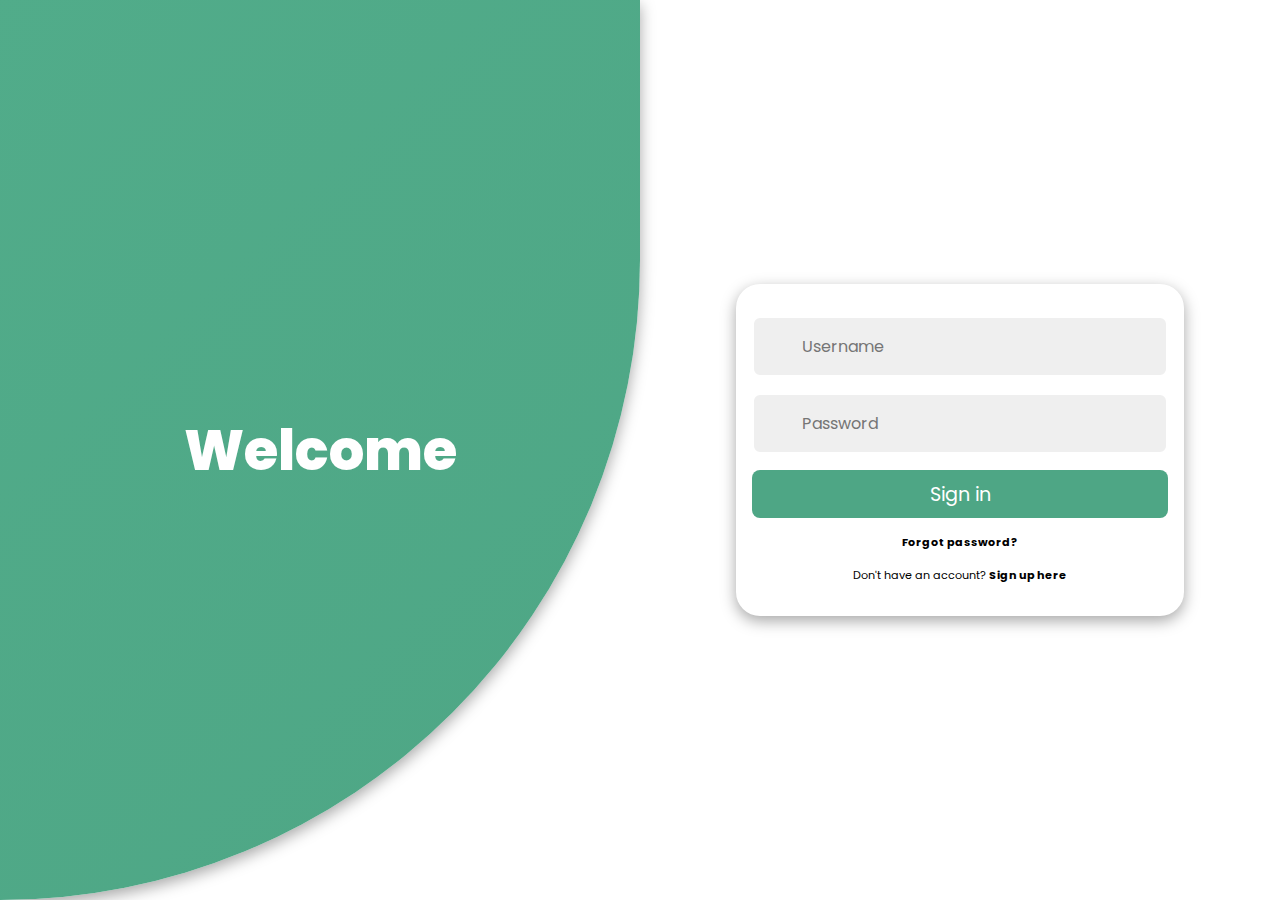
<file: index.html>
<!DOCTYPE html>
<html lang="en">
<head>
    <meta charset="UTF-8">
    <meta name="viewport" content="width=device-width, initial-scale=1.0">
    <title>Login Page</title>
    <link rel="stylesheet" href="login.css">
    <link href='https://fonts.googleapis.com/css2?family=Poppins:wght@200;300;400;500;600&display=swap' rel='stylesheet'>
</head>
<body>
    <div id="container" class="container">
        <!-- FORM SECTION -->
        <div class="row">
            <!-- SIGN UP -->
            <div class="col align-items-center flex-col sign-up">
                <div class="form-wrapper align-items-center">
                    <div class="form sign-up">
                        <div class="input-group">
                            <i class='bx bxs-user'></i>
                            <input type="text" placeholder="Username">
                        </div>
                        <div class="input-group">
                            <i class='bx bx-mail-send'></i>
                            <input type="email" placeholder="Email">
                        </div>
                        <div class="input-group">
                            <i class='bx bxs-lock-alt'></i>
                            <input type="password" placeholder="Password">
                        </div>
                        <div class="input-group">
                            <i class='bx bxs-lock-alt'></i>
                            <input type="password" placeholder="Confirm password">
                        </div>
                        <button>Sign up</button>
                        <p>
                            <span>Already have an account?</span>
                            <b onclick="toggle()" class="pointer">Sign in here</b>
                        </p>
                    </div>
                </div>
            </div>
            <!-- END SIGN UP -->
            
            <!-- SIGN IN -->
            <div class="col align-items-center flex-col sign-in">
                <div class="form-wrapper align-items-center">
                    <div class="form sign-in">
                        <div class="input-group">
                            <i class='bx bxs-user'></i>
                            <input type="text" placeholder="Username">
                        </div>
                        <div class="input-group">
                            <i class='bx bxs-lock-alt'></i>
                            <input type="password" placeholder="Password">
                        </div>
                        <button onclick="redirectToHome()">Sign in</button>
                        <p>
                            <b>Forgot password?</b>
                        </p>
                        <p>
                            <span>Don't have an account?</span>
                            <b onclick="toggle()" class="pointer">Sign up here</b>
                        </p>
                    </div>
                </div>
            </div>
            <!-- END SIGN IN -->
        </div>

        <!-- CONTENT SECTION -->
        <div class="row content-row">
            <div class="col align-items-center flex-col">
                <div class="text sign-in">
                    <h2>Welcome</h2>
                </div>
            </div>

            <div class="col align-items-center flex-col">
                <div class="text sign-up">
                    <h2>Join with us</h2>
                </div>
            </div>
        </div>
    </div>

    <script src="login.js"></script>
</body>
</html>
</file>
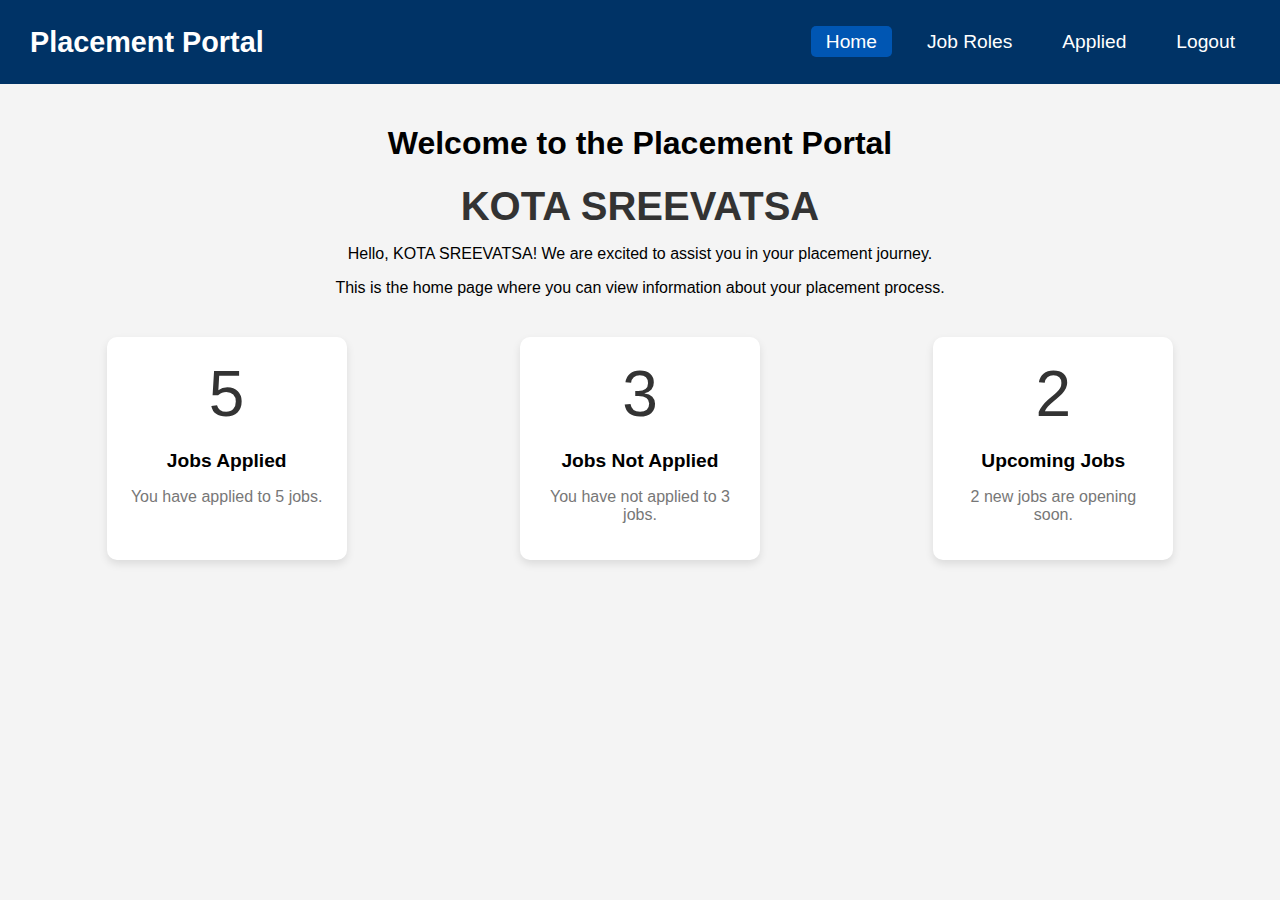
<file: home.html>
<!DOCTYPE html>
<html lang="en">
<head>
    <meta charset="UTF-8">
    <meta name="viewport" content="width=device-width, initial-scale=1.0">
    <title>Placement Portal - Home</title>
    <link rel="stylesheet" href="home.css">
</head>
<body>

    <!-- Navbar (Same as jobroles and applied pages) -->
    <nav class="navbar">
        <div class="logo">
            <span>Placement Portal</span>
        </div>
        <ul class="nav-links">
            <li><a href="home.html" class="active">Home</a></li>
            <li><a href="jobroles.html">Job Roles</a></li>
            <li><a href="applied.html">Applied</a></li>
            <li><a href="index.html">Logout</a></li>
        </ul>
    </nav>
 
    <!-- Main Content -->
    <div class="main-content">
        <h1>Welcome to the Placement Portal</h1>
        <h2 class="student-name">KOTA SREEVATSA</h2>
        <p>Hello, KOTA SREEVATSA! We are excited to assist you in your placement journey.</p>
        <p>This is the home page where you can view information about your placement process.</p>

        <!-- Cards Section -->
        <div class="cards-container">
            <!-- Card 1: Jobs Applied -->
            <div class="card">
                <div class="number-display">5</div>
                <h3>Jobs Applied</h3>
                <p>You have applied to 5 jobs.</p>
            </div>

            <!-- Card 2: Jobs Not Applied -->
            <div class="card">
                <div class="number-display">3</div>
                <h3>Jobs Not Applied</h3>
                <p>You have not applied to 3 jobs.</p>
            </div>

            <!-- Card 3: Upcoming Jobs -->
            <div class="card">
                <div class="number-display">2</div>
                <h3>Upcoming Jobs</h3>
                <p>2 new jobs are opening soon.</p>
            </div>
        </div>
    </div>

</body>
</html>
</file>
<file: login.css>
:root {
    --primary-color: #4EA685;
    --secondary-color: #57B894;
    --black: #000000;
    --white: #ffffff;
    --gray: #efefef;
    --gray-2: #757575;

    --facebook-color: #4267B2;
    --google-color: #DB4437;
    --twitter-color: #1DA1F2;
    --insta-color: #E1306C;
}

@import url('https://fonts.googleapis.com/css2?family=Poppins:wght@200;300;400;500;600&display=swap');

* {
    font-family: 'Poppins', sans-serif;
    margin: 0;
    padding: 0;
    box-sizing: border-box;
}

html,
body {
    height: 100vh;
    overflow: hidden;
}

.container {
    position: relative;
    min-height: 100vh;
    overflow: hidden;
}

.row {
    display: flex;
    flex-wrap: wrap;
    height: 100vh;
}

.col {
    width: 50%;
}

.align-items-center {
    display: flex;
    align-items: center;
    justify-content: center;
    text-align: center;
}

.form-wrapper {
    width: 100%;
    max-width: 28rem;
}

.form {
    padding: 1rem;
    background-color: var(--white);
    border-radius: 1.5rem;
    width: 100%;
    box-shadow: rgba(0, 0, 0, 0.35) 0px 5px 15px;
    transform: scale(0);
    transition: .5s ease-in-out;
    transition-delay: 1s;
}

.input-group {
    position: relative;
    width: 100%;
    margin: 1rem 0;
}

.input-group i {
    position: absolute;
    top: 50%;
    left: 1rem;
    transform: translateY(-50%);
    font-size: 1.4rem;
    color: var(--gray-2);
}

.input-group input {
    width: 100%;
    padding: 1rem 3rem;
    font-size: 1rem;
    background-color: var(--gray);
    border-radius: .5rem;
    border: 0.125rem solid var(--white);
    outline: none;
}

.input-group input:focus {
    border: 0.125rem solid var(--primary-color);
}

.form button {
    cursor: pointer;
    width: 100%;
    padding: .6rem 0;
    border-radius: .5rem;
    border: none;
    background-color: var(--primary-color);
    color: var(--white);
    font-size: 1.2rem;
    outline: none;
}

.form p {
    margin: 1rem 0;
    font-size: .7rem;
}

.flex-col {
    flex-direction: column;
}

.social-list {
    margin: 2rem 0;
    padding: 1rem;
    border-radius: 1.5rem;
    width: 100%;
    box-shadow: rgba(0, 0, 0, 0.35) 0px 5px 15px;
    transform: scale(0);
    transition: .5s ease-in-out;
    transition-delay: 1.2s;
}

.social-list>div {
    color: var(--white);
    margin: 0 .5rem;
    padding: .7rem;
    cursor: pointer;
    border-radius: .5rem;
    cursor: pointer;
    transform: scale(0);
    transition: .5s ease-in-out;
}

.social-list>div:nth-child(1) {
    transition-delay: 1.4s;
}

.social-list>div:nth-child(2) {
    transition-delay: 1.6s;
}

.social-list>div:nth-child(3) {
    transition-delay: 1.8s;
}

.social-list>div:nth-child(4) {
    transition-delay: 2s;
}

.social-list>div>i {
    font-size: 1.5rem;
    transition: .4s ease-in-out;
}

.social-list>div:hover i {
    transform: scale(1.5);
}

.facebook-bg {
    background-color: var(--facebook-color);
}

.google-bg {
    background-color: var(--google-color);
}

.twitter-bg {
    background-color: var(--twitter-color);
}

.insta-bg {
    background-color: var(--insta-color);
}

.pointer {
    cursor: pointer;
}

.container.sign-in .form.sign-in,
.container.sign-in .social-list.sign-in,
.container.sign-in .social-list.sign-in>div,
.container.sign-up .form.sign-up,
.container.sign-up .social-list.sign-up,
.container.sign-up .social-list.sign-up>div {
    transform: scale(1);
}

.content-row {
    position: absolute;
    top: 0;
    left: 0;
    pointer-events: none;
    z-index: 6;
    width: 100%;
}

.text {
    margin: 4rem;
    color: var(--white);
}

.text h2 {
    font-size: 3.5rem;
    font-weight: 800;
    margin: 2rem 0;
    transition: 1s ease-in-out;
}

.text p {
    font-weight: 600;
    transition: 1s ease-in-out;
    transition-delay: .2s;
}

.img img {
    width: 30vw;
    transition: 1s ease-in-out;
    transition-delay: .4s;
}

.text.sign-in h2,
.text.sign-in p,
.img.sign-in img {
    transform: translateX(-250%);
}

.text.sign-up h2,
.text.sign-up p,
.img.sign-up img {
    transform: translateX(250%);
}

.container.sign-in .text.sign-in h2,
.container.sign-in .text.sign-in p,
.container.sign-in .img.sign-in img,
.container.sign-up .text.sign-up h2,
.container.sign-up .text.sign-up p,
.container.sign-up .img.sign-up img {
    transform: translateX(0);
}

/* BACKGROUND */

.container::before {
    content: "";
    position: absolute;
    top: 0;
    right: 0;
    height: 100vh;
    width: 300vw;
    transform: translate(35%, 0);
    background-image: linear-gradient(-45deg, var(--primary-color) 0%, var(--secondary-color) 100%);
    transition: 1s ease-in-out;
    z-index: 6;
    box-shadow: rgba(0, 0, 0, 0.35) 0px 5px 15px;
    border-bottom-right-radius: max(50vw, 50vh);
    border-top-left-radius: max(50vw, 50vh);
}

.container.sign-in::before {
    transform: translate(0, 0);
    right: 50%;
}

.container.sign-up::before {
    transform: translate(100%, 0);
    right: 50%;
}

/* RESPONSIVE */

@media only screen and (max-width: 425px) {

    .container::before,
    .container.sign-in::before,
    .container.sign-up::before {
        height: 100vh;
        border-bottom-right-radius: 0;
        border-top-left-radius: 0;
        z-index: 0;
        transform: none;
        right: 0;
    }

    /* .container.sign-in .col.sign-up {
        transform: translateY(100%);
    } */

    .container.sign-in .col.sign-in,
    .container.sign-up .col.sign-up {
        transform: translateY(0);
    }

    .content-row {
        align-items: flex-start !important;
    }

    .content-row .col {
        transform: translateY(0);
        background-color: unset;
    }

    .col {
        width: 100%;
        position: absolute;
        padding: 2rem;
        background-color: var(--white);
        border-top-left-radius: 2rem;
        border-top-right-radius: 2rem;
        transform: translateY(100%);
        transition: 1s ease-in-out;
    }

    .row {
        align-items: flex-end;
        justify-content: flex-end;
    }

    .form,
    .social-list {
        box-shadow: none;
        margin: 0;
        padding: 0;
    }

    .text {
        margin: 0;
    }

    .text p {
        display: none;
    }

    .text h2 {
        margin: .5rem;
        font-size: 2rem;
    }
}
</file>
<file: home.css>
/* General Styles */
body {
    font-family: Arial, sans-serif;
    margin: 0;
    padding: 0;
    background-color: #f4f4f4;
}

/* Navbar Styles (Same as the home page) */
.navbar {
    display: flex;
    justify-content: space-between;
    align-items: center;
    padding: 15px 30px;
    background-color: #003366;
}

.navbar .logo span {
    font-size: 1.8rem;
    color: white;
    font-weight: bold;
}

.nav-links {
    list-style: none;
    display: flex;
}

.nav-links li {
    margin-left: 20px;
}

.nav-links li a {
    text-decoration: none;
    font-size: 1.2rem;
    color: white;
    padding: 5px 15px;
    border-radius: 5px;
    transition: background 0.3s ease;
}

.nav-links li a:hover,
.nav-links li a.active {
    background-color: #0056b3;
    color: white;
}
.main-content {
    padding: 20px;
    text-align: center;
}

.cards-container {
    display: flex;
    justify-content: space-around;
    margin-top: 40px;
}

.card {
    background-color: white;
    border-radius: 10px;
    padding: 20px;
    box-shadow: 0 4px 8px rgba(0, 0, 0, 0.1);
    width: 200px;
    text-align: center;
}

.number-display {
    font-size: 4rem; /* Large font size for numbers */
    color: #333;
    margin-bottom: 15px;
}

.card h3 {
    font-size: 1.2rem;
    margin-bottom: 10px;
}

.card p {
    font-size: 1rem;
    color: #777;
}

.student-name {
    font-size: 2.5em; /* Adjust the size as needed */
    color: #333; /* Change color if needed */
    margin: 10px 0;
}
</file>
